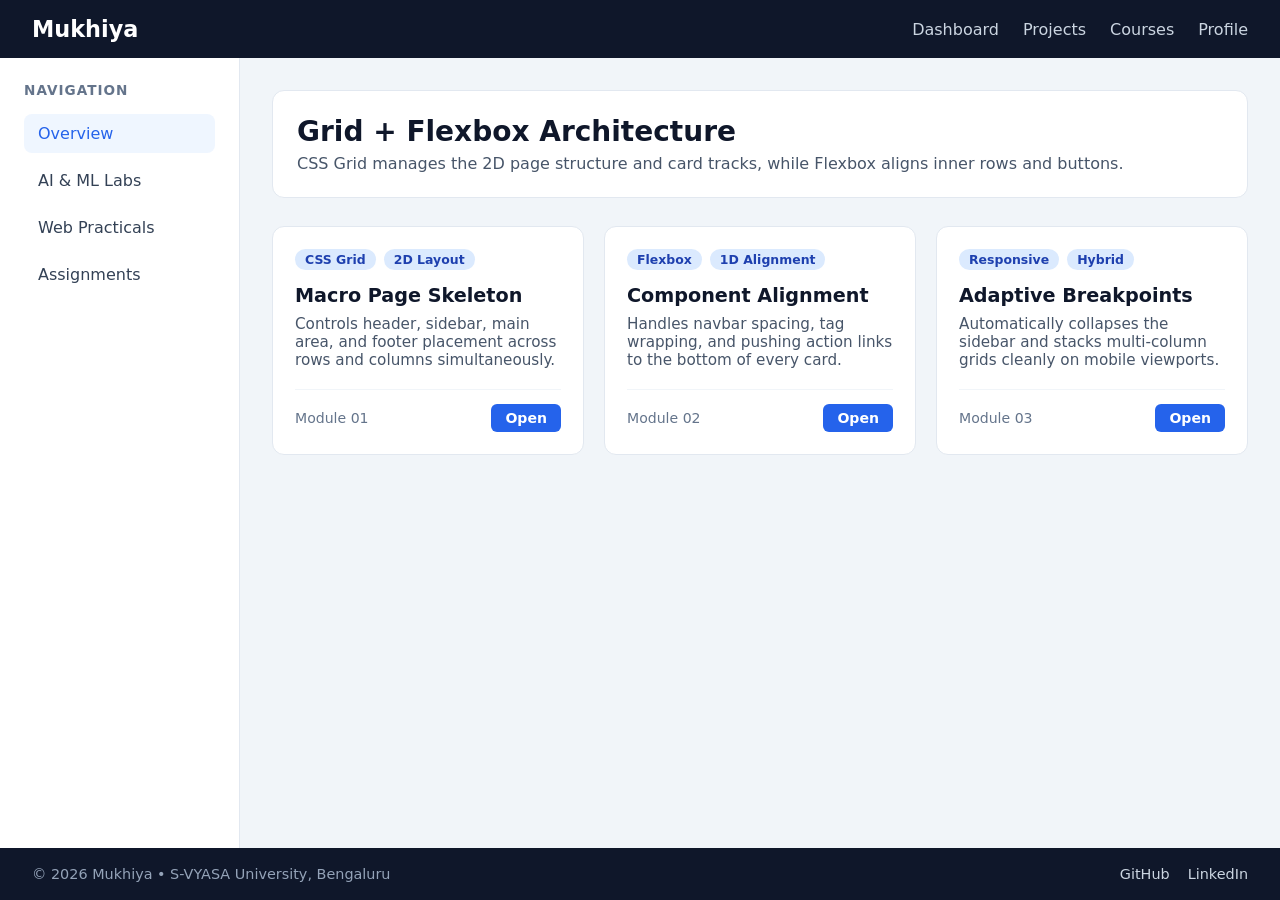
<file: p13/p13.html>
<!DOCTYPE html>
<html lang="en">
<head>
  <meta charset="UTF-8">
  <meta name="viewport" content="width=device-width, initial-scale=1.0">
  <title>Mukhiya | Grid + Flexbox Shared Layout</title>
  <link rel="stylesheet" href="p13.css">
</head>
<body>

  <div class="page-layout">
    <header class="site-header">
      <a href="#" class="logo">Mukhiya</a>
      <nav aria-label="Primary Navigation">
        <ul class="nav-list">
          <li><a href="#">Dashboard</a></li>
          <li><a href="#">Projects</a></li>
          <li><a href="#">Courses</a></li>
          <li><a href="#">Profile</a></li>
        </ul>
      </nav>
    </header>

    <aside class="sidebar">
      <h2>Navigation</h2>
      <ul class="sidebar-menu">
        <li><a href="#" class="active">Overview</a></li>
        <li><a href="#">AI &amp; ML Labs</a></li>
        <li><a href="#">Web Practicals</a></li>
        <li><a href="#">Assignments</a></li>
      </ul>
    </aside>

    <main class="main-content">
      <section class="banner">
        <h1>Grid + Flexbox Architecture</h1>
        <p>CSS Grid manages the 2D page structure and card tracks, while Flexbox aligns inner rows and buttons.</p>
      </section>

      <section class="cards-grid" aria-label="Course Modules">
        <article class="card">
          <div class="card-tags">
            <span>CSS Grid</span>
            <span>2D Layout</span>
          </div>
          <h3>Macro Page Skeleton</h3>
          <p>Controls header, sidebar, main area, and footer placement across rows and columns simultaneously.</p>
          <div class="card-footer">
            <span>Module 01</span>
            <a href="#">Open</a>
          </div>
        </article>

        <article class="card">
          <div class="card-tags">
            <span>Flexbox</span>
            <span>1D Alignment</span>
          </div>
          <h3>Component Alignment</h3>
          <p>Handles navbar spacing, tag wrapping, and pushing action links to the bottom of every card.</p>
          <div class="card-footer">
            <span>Module 02</span>
            <a href="#">Open</a>
          </div>
        </article>

        <article class="card">
          <div class="card-tags">
            <span>Responsive</span>
            <span>Hybrid</span>
          </div>
          <h3>Adaptive Breakpoints</h3>
          <p>Automatically collapses the sidebar and stacks multi-column grids cleanly on mobile viewports.</p>
          <div class="card-footer">
            <span>Module 03</span>
            <a href="#">Open</a>
          </div>
        </article>
      </section>
    </main>

    <footer class="site-footer">
      <p>&copy; 2026 Mukhiya • S-VYASA University, Bengaluru</p>
      <div class="footer-links">
        <a href="#">GitHub</a>
        <a href="#">LinkedIn</a>
      </div>
    </footer>
  </div>

</body>
</html>
</file>
<file: p13/p13.css>
* {
  margin: 0;
  padding: 0;
  box-sizing: border-box;
}

body {
  font-family: system-ui, -apple-system, sans-serif;
  background-color: #f1f5f9;
  color: #1e293b;
}

.page-layout {
  min-height: 100vh;
  display: grid;
  grid-template-columns: 240px 1fr;
  grid-template-rows: auto 1fr auto;
  grid-template-areas:
    "header header"
    "sidebar main"
    "footer footer";
}

.site-header {
  grid-area: header;
  display: flex;
  justify-content: space-between;
  align-items: center;
  background-color: #0f172a;
  color: #ffffff;
  padding: 16px 32px;
}

.logo {
  font-size: 1.4rem;
  font-weight: 700;
  color: #ffffff;
  text-decoration: none;
}

.nav-list {
  list-style: none;
  display: flex;
  gap: 24px;
}

.nav-list a {
  color: #cbd5e1;
  text-decoration: none;
  font-weight: 500;
}

.nav-list a:hover {
  color: #38bdf8;
}

.sidebar {
  grid-area: sidebar;
  background-color: #ffffff;
  border-right: 1px solid #e2e8f0;
  padding: 24px;
}

.sidebar h2 {
  font-size: 0.85rem;
  text-transform: uppercase;
  letter-spacing: 1px;
  color: #64748b;
  margin-bottom: 16px;
}

.sidebar-menu {
  list-style: none;
  display: flex;
  flex-direction: column;
  gap: 8px;
}

.sidebar-menu a {
  display: block;
  padding: 10px 14px;
  border-radius: 8px;
  text-decoration: none;
  color: #334155;
  font-weight: 500;
}

.sidebar-menu a.active,
.sidebar-menu a:hover {
  background-color: #eff6ff;
  color: #2563eb;
}

.main-content {
  grid-area: main;
  padding: 32px;
  display: flex;
  flex-direction: column;
  gap: 28px;
}

.banner {
  background-color: #ffffff;
  padding: 24px;
  border-radius: 12px;
  border: 1px solid #e2e8f0;
}

.banner h1 {
  font-size: 1.75rem;
  color: #0f172a;
  margin-bottom: 6px;
}

.banner p {
  color: #475569;
}

.cards-grid {
  display: grid;
  grid-template-columns: repeat(auto-fit, minmax(260px, 1fr));
  gap: 20px;
}

.card {
  background-color: #ffffff;
  border: 1px solid #e2e8f0;
  border-radius: 12px;
  padding: 22px;
  display: flex;
  flex-direction: column;
}

.card-tags {
  display: flex;
  flex-wrap: wrap;
  gap: 8px;
  margin-bottom: 14px;
}

.card-tags span {
  background-color: #dbeafe;
  color: #1e40af;
  font-size: 0.78rem;
  font-weight: 600;
  padding: 3px 10px;
  border-radius: 999px;
}

.card h3 {
  font-size: 1.2rem;
  color: #0f172a;
  margin-bottom: 8px;
}

.card p {
  color: #475569;
  font-size: 0.95rem;
  margin-bottom: 20px;
  flex: 1;
}

.card-footer {
  display: flex;
  justify-content: space-between;
  align-items: center;
  padding-top: 14px;
  border-top: 1px solid #f1f5f9;
  font-size: 0.88rem;
  color: #64748b;
}

.card-footer a {
  background-color: #2563eb;
  color: #ffffff;
  text-decoration: none;
  padding: 6px 14px;
  border-radius: 6px;
  font-weight: 600;
}

.card-footer a:hover {
  background-color: #1d4ed8;
}

.site-footer {
  grid-area: footer;
  display: flex;
  justify-content: space-between;
  align-items: center;
  flex-wrap: wrap;
  gap: 12px;
  background-color: #0f172a;
  color: #94a3b8;
  padding: 18px 32px;
  font-size: 0.9rem;
}

.footer-links {
  display: flex;
  gap: 18px;
}

.footer-links a {
  color: #cbd5e1;
  text-decoration: none;
}

.footer-links a:hover {
  color: #38bdf8;
}
</file>
